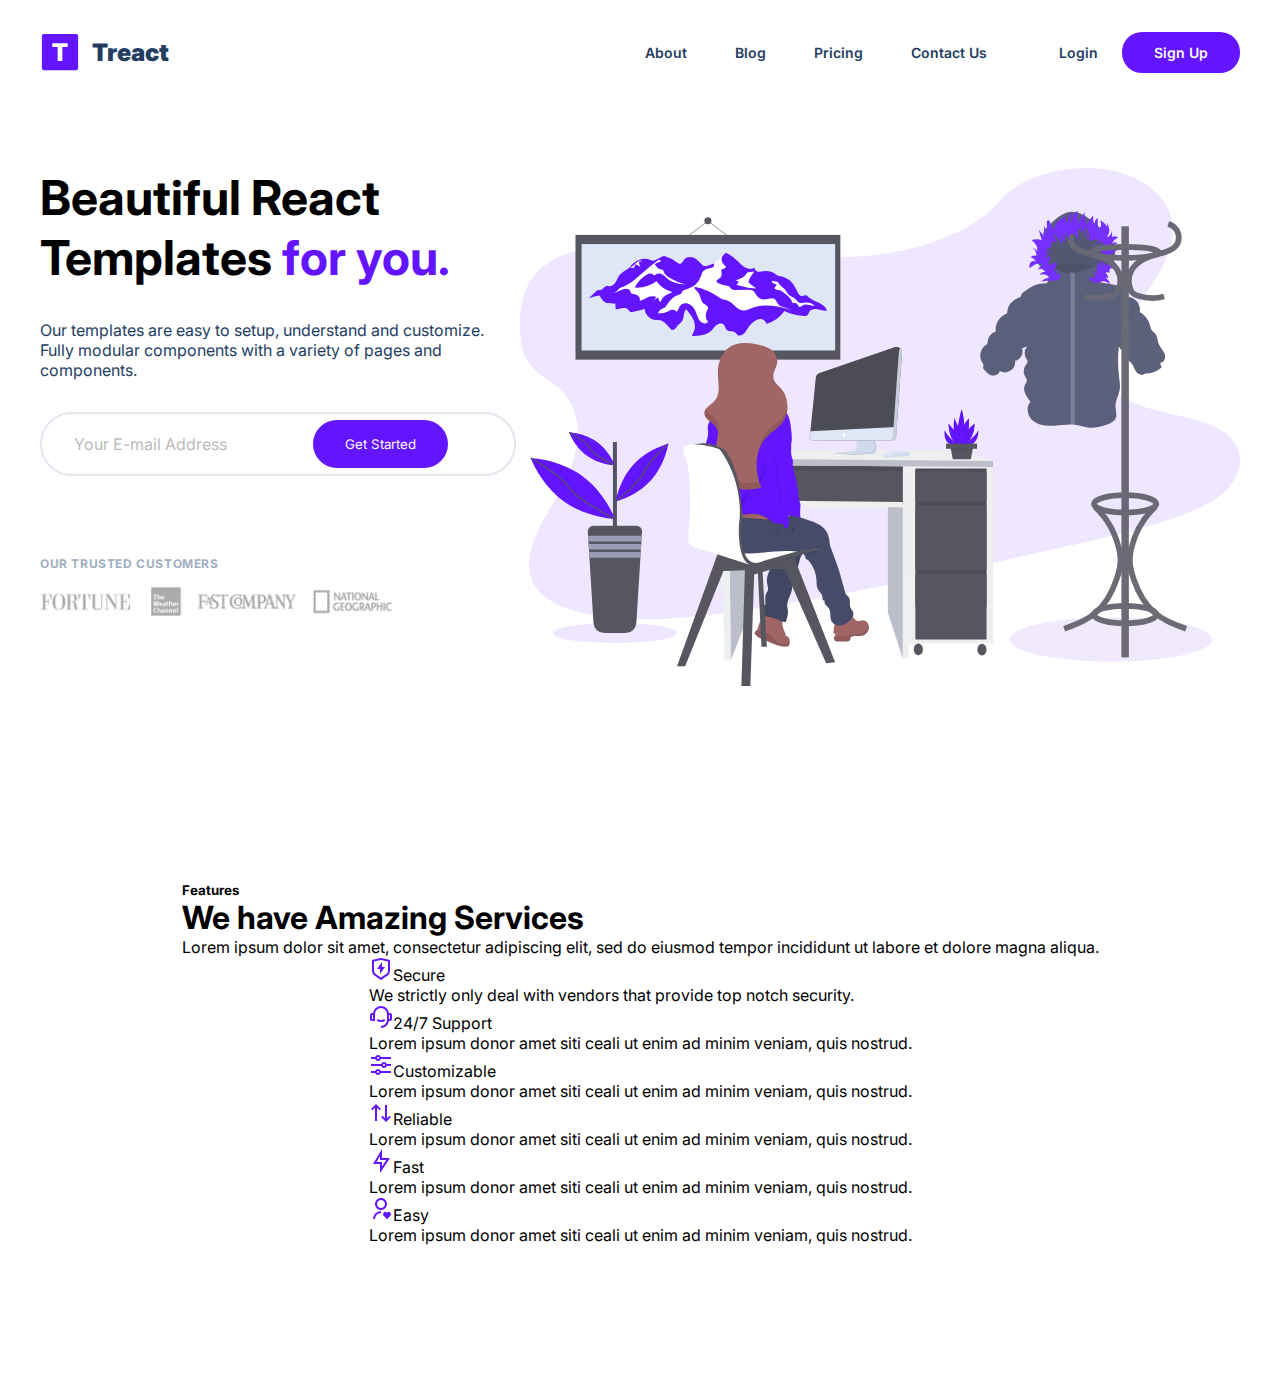
<file: assests/Mock React Site.html>
<!DOCTYPE html>
<!-- saved from url=(0036)http://127.0.0.1:5500/src/index.html -->
<html lang="en"><head><meta http-equiv="Content-Type" content="text/html; charset=UTF-8">
    
    <meta http-equiv="X-UA-Compatible" content="IE=edge">
    <meta name="viewport" content="width=device-width, initial-scale=1.0">
    <title>Mock React Site</title>
    
  <link rel="stylesheet" href="./Mock React Site_files/styles.css"></head>
  <body data-new-gr-c-s-check-loaded="14.1087.0" data-gr-ext-installed="">
    <section class="header row">
      <nav>
        <div class="nav__container">
          <div class="nav__logo">
            <a class="nav__logo--txt" target="_blank" href="https://treact.owaiskhan.me/"><img class="nav__logo--img" src="./Mock React Site_files/logo__Treact.svg" alt="">Treact</a>
          </div>
          <ul class="nav-menu__links">
            <li><a href="http://127.0.0.1:5500/src/index.html#" class="nav-menu__link">About</a></li>
            <li><a href="http://127.0.0.1:5500/src/index.html#" class="nav-menu__link">Blog</a></li>
            <li><a href="http://127.0.0.1:5500/src/index.html#" class="nav-menu__link">Pricing</a></li>
            <li><a href="http://127.0.0.1:5500/src/index.html#" class="nav-menu__link">Contact Us</a></li>
            <li>
              <a href="http://127.0.0.1:5500/src/index.html#" class="nav-menu__link nav__link--secondary">Login</a>
            </li>
            <li>
              <a href="http://127.0.0.1:5500/src/index.html#" class="nav-menu__link nav__link--primary">Sign Up</a>
            </li>
          </ul>
        </div>
      </nav>

      <section class="landing row">
        <div class="landing__CTA">
          <h1 class="landing__CTA--title">
            Beautiful React Templates <span class="theme-purple">for you.</span>
          </h1>
          <p class="landing__CTA--para">
            Our templates are easy to setup, understand and customize. Fully
            modular components with a variety of pages and components.
          </p>
          <form action="http://127.0.0.1:5500/src/index.html#" class="landing__CTA--form">
            <input class="landing__CTA--form-email" type="email" name="email" id="email" placeholder="Your E-mail Address" required="">
            <input class="landing__CTA--form-submit" type="submit" value="Get Started">
          </form>
          <p class="landing__CTA--trusted-brands">
            Our Trusted Customers
            <img class="landing__CTA--trusted-img" src="./Mock React Site_files/trusted-customers__logos.png" alt="">
          </p>
        </div>

        <figure class="landing__illustration">
          <img class="landing__illustration--img" src="./Mock React Site_files/illustration__landing-page.svg" alt="">
        </figure>
      </section>
    </section>

    <section class="feautres__container">
      <div class="row">
        <div class="features__header">
          <h5 class="features__subTitle">Features</h5>
          <h1 class="features__title">We have Amazing Services</h1>
          <p>
            Lorem ipsum dolor sit amet, consectetur adipiscing elit, sed do
            eiusmod tempor incididunt ut labore et dolore magna aliqua.
          </p>
        </div>

        <div class="feature__cards">
          <div class="feature__card">
            <img src="./Mock React Site_files/services-logo__secure.svg" alt="" class="feature__card--icon"><span class="feature__card--title">Secure</span>
            <p class="feature__card--para">
              We strictly only deal with vendors that provide top notch
              security.
            </p>
          </div>
          <div class="feature__card">
            <img src="./Mock React Site_files/services-logo__support.svg" alt="" class="feature__card--icon"><span class="feature__card--title">24/7 Support</span>
            <p class="feature__card--para">
              Lorem ipsum donor amet siti ceali ut enim ad minim veniam, quis
              nostrud.
            </p>
          </div>
          <div class="feature__card">
            <img src="./Mock React Site_files/services-logo__customizable.svg" alt="" class="feature__card--icon"><span class="feature__card--title">Customizable</span>
            <p class="feature__card--para">
              Lorem ipsum donor amet siti ceali ut enim ad minim veniam, quis
              nostrud.
            </p>
          </div>
          <div class="feature__card">
            <img src="./Mock React Site_files/services-logo__reliable.svg" alt="" class="feature__card--icon"><span class="feature__card--title">Reliable</span>
            <p class="feature__card--para">
              Lorem ipsum donor amet siti ceali ut enim ad minim veniam, quis
              nostrud.
            </p>
          </div>
          <div class="feature__card">
            <img src="./Mock React Site_files/services-logo__fast.svg" alt="" class="feature__card--icon"><span class="feature__card--title">Fast</span>
            <p class="feature__card--para">
              Lorem ipsum donor amet siti ceali ut enim ad minim veniam, quis
              nostrud.
            </p>
          </div>
          <div class="feature__card">
            <img src="./Mock React Site_files/services-logo__easy.svg" alt="" class="feature__card--icon"><span class="feature__card--title">Easy</span>
            <p class="feature__card--para">
              Lorem ipsum donor amet siti ceali ut enim ad minim veniam, quis
              nostrud.
            </p>
          </div>
        </div>
      </div>
    </section>
  <!-- Code injected by live-server -->
<script>
	// <![CDATA[  <-- For SVG support
	if ('WebSocket' in window) {
		(function () {
			function refreshCSS() {
				var sheets = [].slice.call(document.getElementsByTagName("link"));
				var head = document.getElementsByTagName("head")[0];
				for (var i = 0; i < sheets.length; ++i) {
					var elem = sheets[i];
					var parent = elem.parentElement || head;
					parent.removeChild(elem);
					var rel = elem.rel;
					if (elem.href && typeof rel != "string" || rel.length == 0 || rel.toLowerCase() == "stylesheet") {
						var url = elem.href.replace(/(&|\?)_cacheOverride=\d+/, '');
						elem.href = url + (url.indexOf('?') >= 0 ? '&' : '?') + '_cacheOverride=' + (new Date().valueOf());
					}
					parent.appendChild(elem);
				}
			}
			var protocol = window.location.protocol === 'http:' ? 'ws://' : 'wss://';
			var address = protocol + window.location.host + window.location.pathname + '/ws';
			var socket = new WebSocket(address);
			socket.onmessage = function (msg) {
				if (msg.data == 'reload') window.location.reload();
				else if (msg.data == 'refreshcss') refreshCSS();
			};
			if (sessionStorage && !sessionStorage.getItem('IsThisFirstTime_Log_From_LiveServer')) {
				console.log('Live reload enabled.');
				sessionStorage.setItem('IsThisFirstTime_Log_From_LiveServer', true);
			}
		})();
	}
	else {
		console.error('Upgrade your browser. This Browser is NOT supported WebSocket for Live-Reloading.');
	}
	// ]]>
</script>


</body><grammarly-desktop-integration data-grammarly-shadow-root="true"></grammarly-desktop-integration></html>
</file>
<file: assests/Mock React Site_files/styles.css>
@import url("https://fonts.googleapis.com/css2?family=Inter:wght@400;500;600;700;900&display=swap");
* {
  font-family: "Inter", sans-serif;
  margin: 0;
  padding: 0;
  box-sizing: border-box;
}

/* ----- Generic Styles -------*/
body {
  padding: 32px;
}
.row {
  width: 100%;
  max-width: 1200px;
  margin: 0 auto;
}

ul,
li {
  list-style: none;
}

a {
  text-decoration: none;
}

.theme-purple {
  color: #6415ff;
}

/* --------- Navbar ------------- */
nav {
  display: flex;
}

.nav__container {
  width: 100%;
  max-width: 1280px;
  margin: 0 auto;
  display: flex;
  justify-content: space-between;
  align-items: center;
}

.nav__logo {
  margin-right: 24px;
}

.nav__logo--img {
  width: 40px;
  margin-right: 12px;
}

.nav__logo--txt {
  display: flex;
  align-items: center;
  text-decoration: none;
  color: #243e63;
  font-size: 24px;
  font-weight: 900;
  transition: all 200ms ease-in-out;
}

.nav__logo--txt:hover {
  color: #6415ff;
}

.nav-menu__links {
  display: flex;
  justify-content: space-around;
}

.nav-menu__link {
  margin: 0 24px;
  color: #243e63;
  font-size: 14px;
  font-weight: 600;
  padding-bottom: 4px;
  transition: color 300ms ease-in;
}

.nav-menu__link:hover {
  color: #6415ff;
  border-bottom: solid #6415ff 2px;
}

.nav__link--secondary {
  margin-left: 48px;
}

.nav__link--primary {
  color: #f7fafc;
  background-color: #6415ff;
  margin: 0;
  padding: 12px 32px;
  border-radius: 20px;
}

.nav__link--primary:hover {
  border: none;
  color: #edf2f7;
  background-color: #5011cc;
}

/* ------------ landing section ----------- */
.landing {
  padding: 96px 0;
  display: flex;
}

.landing__CTA {
  width: 40%;
  display: flex;
  flex-direction: column;
}

.landing__CTA--title {
  font-size: 3rem;
  font-weight: 700;
  line-height: 1.25;
}

.landing__CTA--para {
  margin: 2rem 0;
  font-size: 1rem;
  line-height: inherit;
  color: #243e63;
}

.landing__CTA--form {
  position: relative;
}

.landing__CTA--form-email {
  padding: 1.25rem 12rem 1.25rem 2rem;
  border: solid 2px rgb(226, 232, 240);
  border-radius: 9999px;
  font-size: 100%;
}

.landing__CTA--form-email::placeholder {
  opacity: 0.5;
}

.landing__CTA--form-submit {
  position: absolute;
  top: 0;
  bottom: 0;
  right: 4rem;
  margin: 8px 8px 8px 0%;
  padding: 1rem 2rem;
  border-radius: 2rem;
  color: #f7fafc;
  background-color: #6415ff;
  border: none;
}

.landing__CTA--trusted-brands {
  margin-top: 5rem;
  font-size: 0.75rem;
  font-weight: 700;
  text-transform: uppercase;
  letter-spacing: 0.05em;
  color: rgb(160 174 192);
}

.landing__CTA--trusted-img {
  padding-right: 8rem;
  margin-top: 1rem;
  width: 100%;
  opacity: 0.5;
}

.landing__illustration {
  width: 60%;
}

.landing__illustration--img {
  width: 100%;
}

/* ----------- features ------------ */
.feautres__container {
  padding: 96px 0;
}

.feautres__container .row {
  display: flex;
  flex-direction: column;
  align-items: center;
}

.feautres__header {
  display: flex;
  text-align: center;
  justify-content: center;
  align-items: center;
}
</file>
